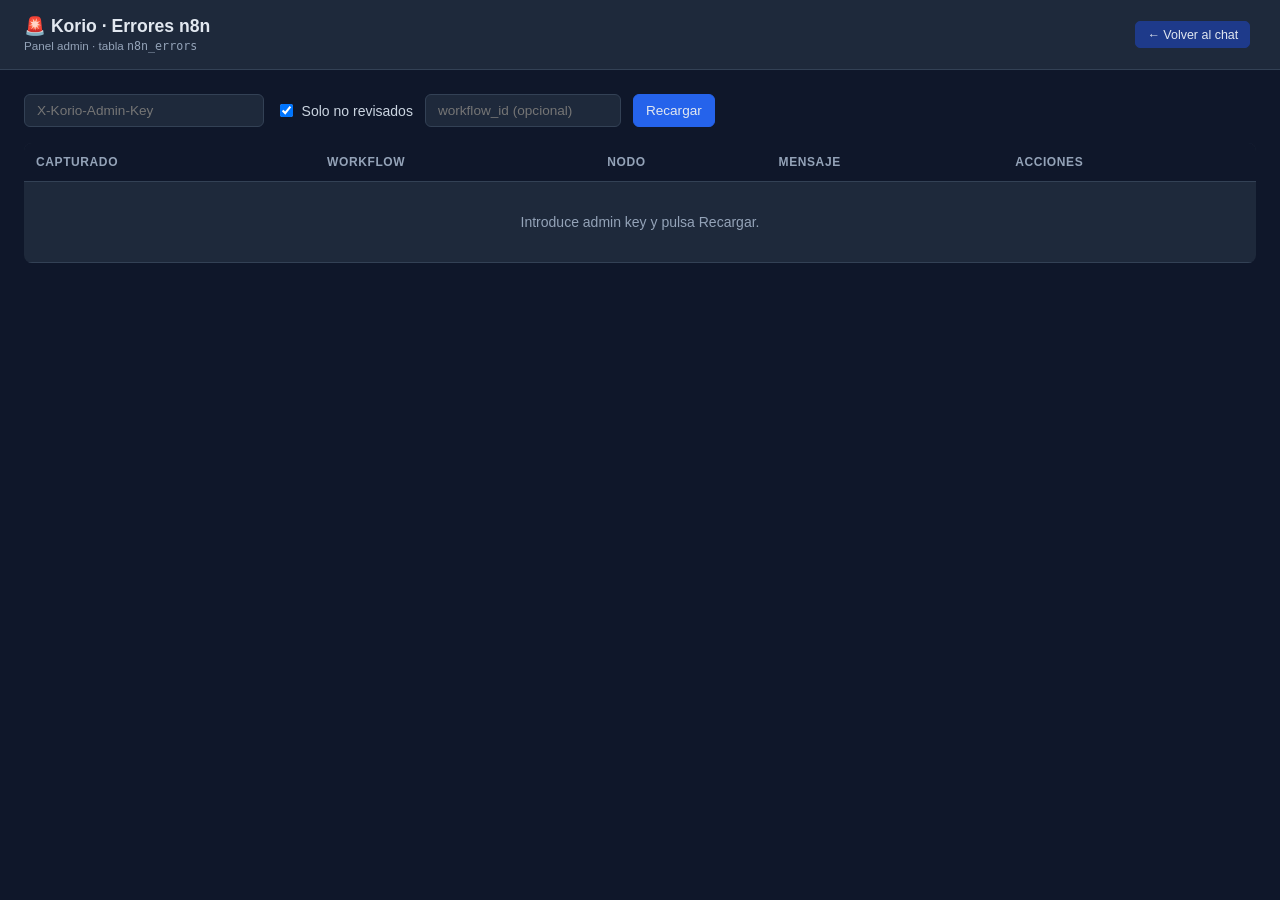
<file: ui/admin-errors.html>
<!DOCTYPE html>
<html lang="es">
<head>
  <meta charset="UTF-8">
  <meta name="viewport" content="width=device-width, initial-scale=1.0">
  <title>Korio · Admin · Errores n8n</title>
  <meta http-equiv="Cache-Control" content="no-cache, no-store, must-revalidate">
  <link rel="icon" type="image/png" href="assets/img/favicon.png">
  <style>
    /* Estilos locales (no usamos css/styles.css porque este es panel admin) */
    * { box-sizing: border-box; }
    body {
      margin: 0;
      font-family: -apple-system, BlinkMacSystemFont, "Segoe UI", sans-serif;
      background: #0f172a;
      color: #e2e8f0;
      font-size: 14px;
    }
    header.topbar {
      padding: 1rem 1.5rem;
      background: #1e293b;
      border-bottom: 1px solid #334155;
      display: flex;
      justify-content: space-between;
      align-items: center;
    }
    header.topbar h1 { margin: 0; font-size: 1.1rem; }
    header.topbar small { color: #94a3b8; }
    main { padding: 1.5rem; max-width: 1400px; margin: 0 auto; }
    .controls {
      display: flex;
      gap: 0.75rem;
      align-items: center;
      margin-bottom: 1rem;
      flex-wrap: wrap;
    }
    .controls input, .controls select, .controls button {
      padding: 0.5rem 0.75rem;
      background: #1e293b;
      color: #e2e8f0;
      border: 1px solid #334155;
      border-radius: 6px;
      font-size: 0.85rem;
    }
    .controls input[type="password"] { width: 240px; }
    .controls button {
      background: #2563eb;
      border-color: #2563eb;
      cursor: pointer;
    }
    .controls button:hover { background: #1d4ed8; }
    .controls label { color: #cbd5e1; display: flex; align-items: center; gap: 0.35rem; }
    .counter { color: #94a3b8; font-size: 0.85rem; margin-left: auto; }

    table { width: 100%; border-collapse: collapse; background: #1e293b; border-radius: 8px; overflow: hidden; }
    th, td { padding: 0.75rem; text-align: left; border-bottom: 1px solid #334155; vertical-align: top; }
    th {
      background: #0f172a;
      color: #94a3b8;
      font-weight: 600;
      font-size: 0.75rem;
      text-transform: uppercase;
      letter-spacing: 0.05em;
    }
    tr.reviewed { opacity: 0.5; }
    td.workflow { font-weight: 600; max-width: 240px; }
    td.message {
      font-family: ui-monospace, "SF Mono", Menlo, monospace;
      font-size: 0.78rem;
      max-width: 480px;
      word-break: break-word;
      color: #fca5a5;
    }
    td.node {
      font-family: ui-monospace, "SF Mono", Menlo, monospace;
      font-size: 0.78rem;
      color: #93c5fd;
    }
    td.captured { color: #94a3b8; font-size: 0.78rem; white-space: nowrap; }
    td.actions { white-space: nowrap; }
    .btn-action {
      padding: 0.35rem 0.7rem;
      border: 1px solid #475569;
      background: #334155;
      color: #e2e8f0;
      border-radius: 5px;
      cursor: pointer;
      font-size: 0.78rem;
      margin-right: 0.35rem;
      text-decoration: none;
      display: inline-block;
    }
    .btn-action:hover { background: #475569; }
    .btn-review { background: #16a34a; border-color: #16a34a; }
    .btn-review:hover { background: #15803d; }
    .btn-link { background: #1e3a8a; border-color: #1e3a8a; }

    .status {
      margin: 0.5rem 0;
      padding: 0.5rem 0.75rem;
      border-radius: 6px;
      font-size: 0.85rem;
    }
    .status.error { background: #7f1d1d; color: #fecaca; }
    .status.ok { background: #14532d; color: #bbf7d0; }
    .empty { text-align: center; padding: 2rem; color: #94a3b8; }
  </style>
</head>
<body>
  <header class="topbar">
    <div>
      <h1>🚨 Korio · Errores n8n</h1>
      <small>Panel admin · tabla <code>n8n_errors</code></small>
    </div>
    <a class="btn-action btn-link" href="/ui">← Volver al chat</a>
  </header>

  <main>
    <div class="controls">
      <input type="password" id="admin-key" placeholder="X-Korio-Admin-Key">
      <label><input type="checkbox" id="only-unreviewed" checked> Solo no revisados</label>
      <input type="text" id="workflow-filter" placeholder="workflow_id (opcional)">
      <button id="refresh-btn">Recargar</button>
      <span class="counter" id="counter"></span>
    </div>

    <div id="status"></div>

    <table id="errors-table">
      <thead>
        <tr>
          <th>Capturado</th>
          <th>Workflow</th>
          <th>Nodo</th>
          <th>Mensaje</th>
          <th>Acciones</th>
        </tr>
      </thead>
      <tbody id="errors-body">
        <tr><td colspan="5" class="empty">Introduce admin key y pulsa Recargar.</td></tr>
      </tbody>
    </table>
  </main>

  <script>
    'use strict';

    const ADMIN_KEY_STORAGE = 'korio.adminKey';

    const $key = document.getElementById('admin-key');
    const $only = document.getElementById('only-unreviewed');
    const $wf = document.getElementById('workflow-filter');
    const $refresh = document.getElementById('refresh-btn');
    const $body = document.getElementById('errors-body');
    const $counter = document.getElementById('counter');
    const $status = document.getElementById('status');

    // Persistir admin key en sessionStorage (no localStorage: no queremos
    // que sobreviva a cerrar el navegador).
    const saved = sessionStorage.getItem(ADMIN_KEY_STORAGE);
    if (saved) $key.value = saved;
    $key.addEventListener('change', () => {
      sessionStorage.setItem(ADMIN_KEY_STORAGE, $key.value);
    });

    function setStatus(msg, type) {
      $status.innerHTML = msg ? `<div class="status ${type || ''}">${msg}</div>` : '';
    }

    function fmtDate(iso) {
      if (!iso) return '—';
      const d = new Date(iso);
      return d.toLocaleString('es-ES', { dateStyle: 'short', timeStyle: 'medium' });
    }

    function escapeHtml(s) {
      return (s || '').replace(/[&<>"']/g, c => ({
        '&': '&amp;', '<': '&lt;', '>': '&gt;', '"': '&quot;', "'": '&#39;'
      }[c]));
    }

    async function loadErrors() {
      const key = $key.value.trim();
      if (!key) {
        setStatus('Introduce la admin key.', 'error');
        return;
      }
      sessionStorage.setItem(ADMIN_KEY_STORAGE, key);

      const params = new URLSearchParams({
        only_unreviewed: $only.checked ? 'true' : 'false',
        limit: '200',
      });
      const wfId = $wf.value.trim();
      if (wfId) params.set('workflow_id', wfId);

      setStatus('Cargando…');
      try {
        const res = await fetch(`/admin/errors?${params}`, {
          headers: { 'X-Korio-Admin-Key': key },
        });
        if (!res.ok) {
          const txt = await res.text();
          setStatus(`Error ${res.status}: ${txt}`, 'error');
          return;
        }
        const data = await res.json();
        renderErrors(data.errors || []);
        $counter.textContent = `${data.count} errores`;
        setStatus('', null);
      } catch (e) {
        setStatus(`Error de red: ${e.message}`, 'error');
      }
    }

    function renderErrors(errors) {
      if (!errors.length) {
        $body.innerHTML = '<tr><td colspan="5" class="empty">Sin errores con esos filtros. 🎉</td></tr>';
        return;
      }
      $body.innerHTML = errors.map(e => {
        const wfUrl = `https://n8n.korio.es/workflow/${encodeURIComponent(e.workflow_id || '')}` +
                      (e.execution_id ? `/executions/${encodeURIComponent(e.execution_id)}` : '');
        const reviewed = !!e.reviewed_at;
        return `
          <tr class="${reviewed ? 'reviewed' : ''}" data-id="${e.id}">
            <td class="captured">${fmtDate(e.captured_at)}</td>
            <td class="workflow">
              ${escapeHtml(e.workflow_name || '(sin nombre)')}<br>
              <small style="color:#64748b">${escapeHtml(e.workflow_id || '')}</small>
            </td>
            <td class="node">${escapeHtml(e.error_node_name || '—')}</td>
            <td class="message">${escapeHtml((e.error_message || '').substring(0, 400))}</td>
            <td class="actions">
              <a class="btn-action btn-link" href="${wfUrl}" target="_blank" rel="noopener">Ver en n8n</a>
              ${reviewed
                ? `<span style="color:#bbf7d0">✅ ${escapeHtml(e.reviewed_by || 'admin')}</span>`
                : `<button class="btn-action btn-review" data-action="review" data-id="${e.id}">Marcar reviewed</button>`}
            </td>
          </tr>
        `;
      }).join('');
    }

    async function reviewError(errorId) {
      const key = $key.value.trim();
      if (!key) return;
      try {
        const res = await fetch(`/admin/errors/${errorId}/review`, {
          method: 'POST',
          headers: {
            'X-Korio-Admin-Key': key,
            'Content-Type': 'application/json',
          },
          body: JSON.stringify({ reviewed_by: 'admin-ui' }),
        });
        if (!res.ok) {
          const txt = await res.text();
          setStatus(`Error ${res.status}: ${txt}`, 'error');
          return;
        }
        setStatus('Marcado como revisado.', 'ok');
        loadErrors();
      } catch (e) {
        setStatus(`Error de red: ${e.message}`, 'error');
      }
    }

    $refresh.addEventListener('click', loadErrors);
    $body.addEventListener('click', evt => {
      const btn = evt.target.closest('button[data-action="review"]');
      if (btn) reviewError(btn.dataset.id);
    });
  </script>
</body>
</html>
</file>
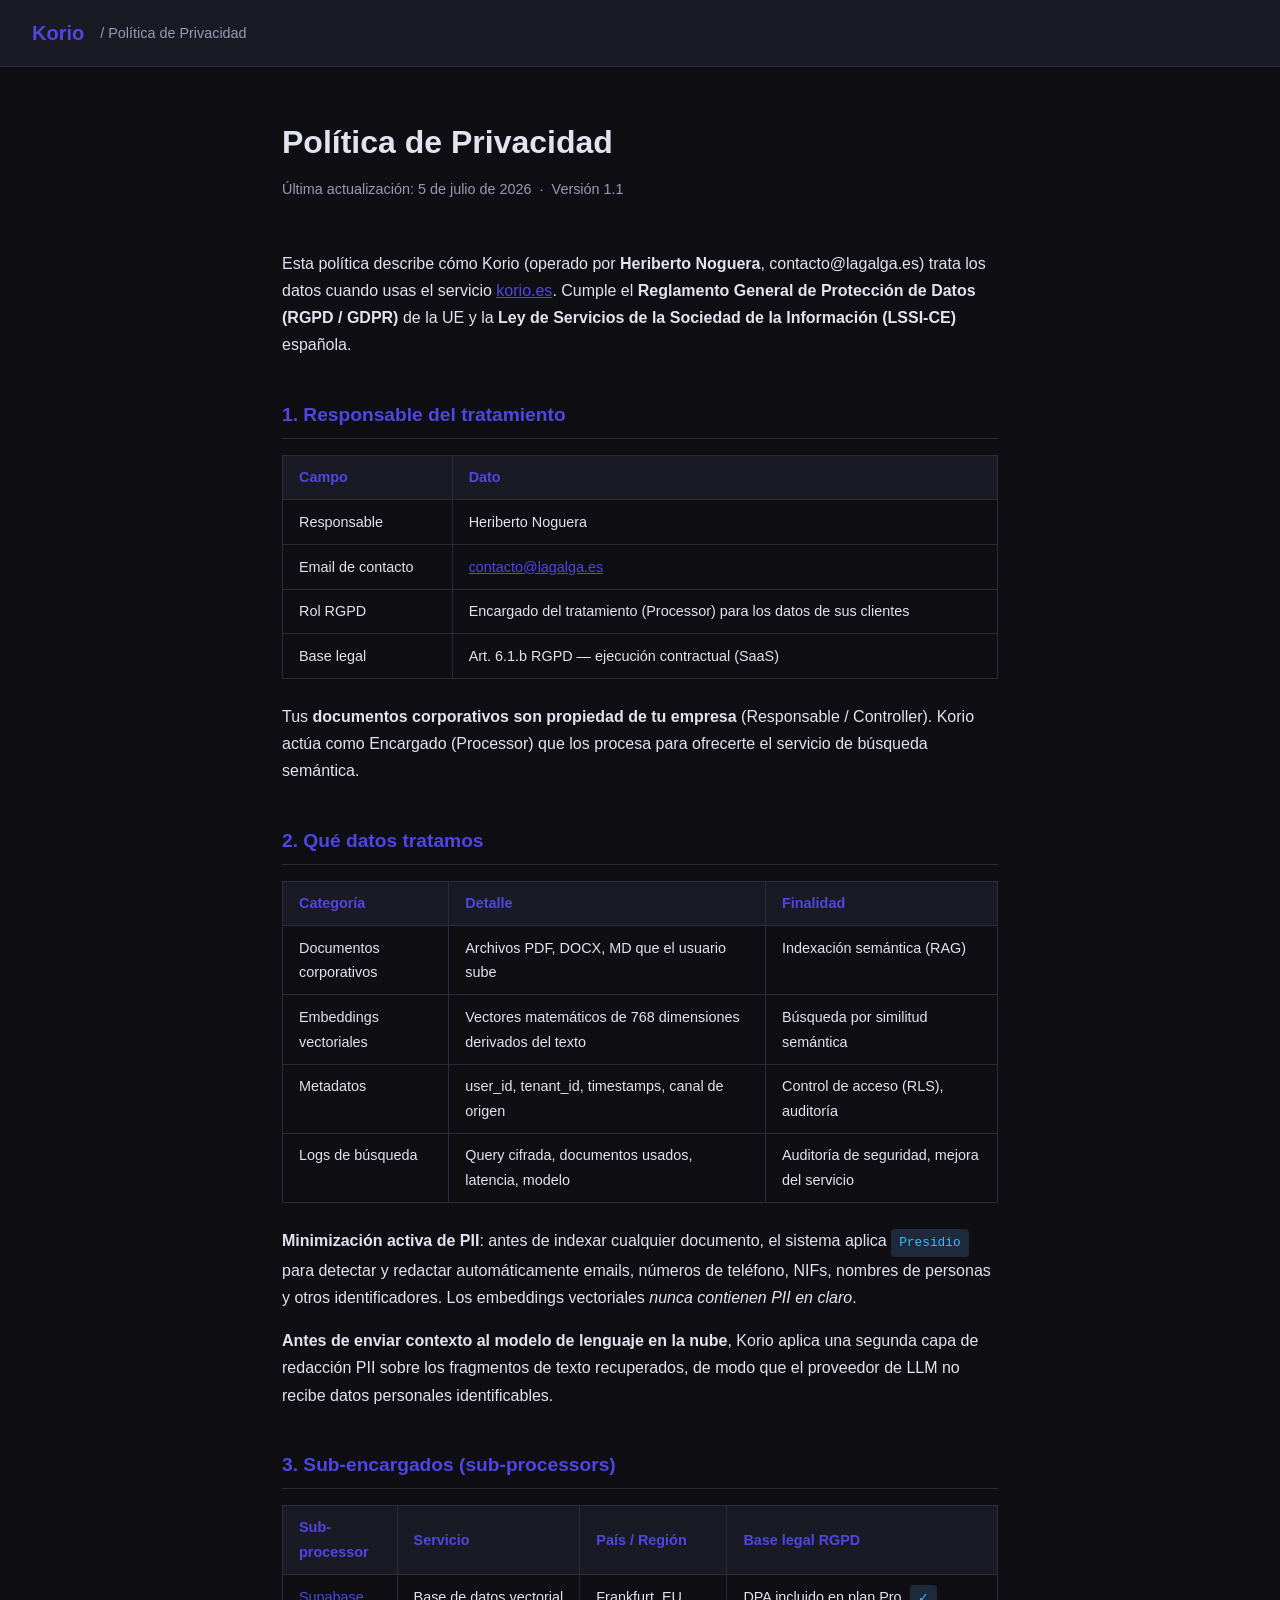
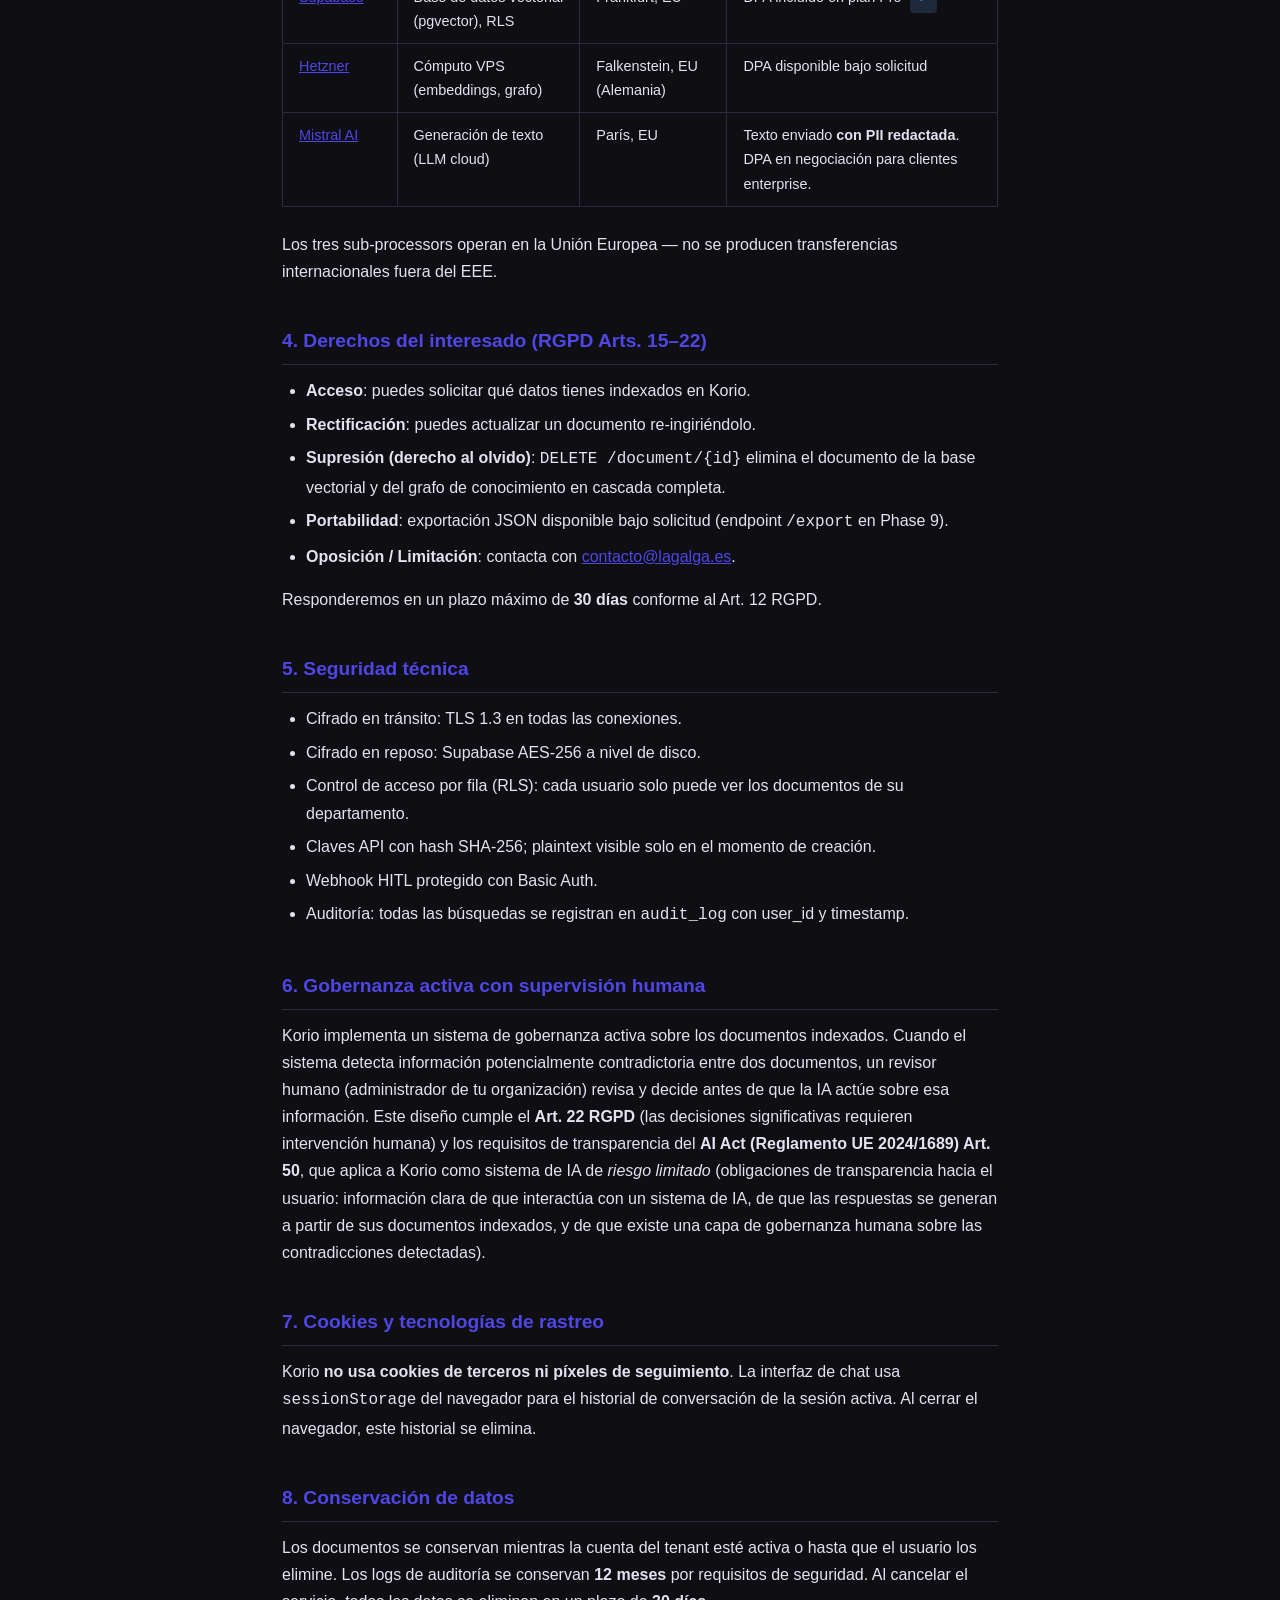
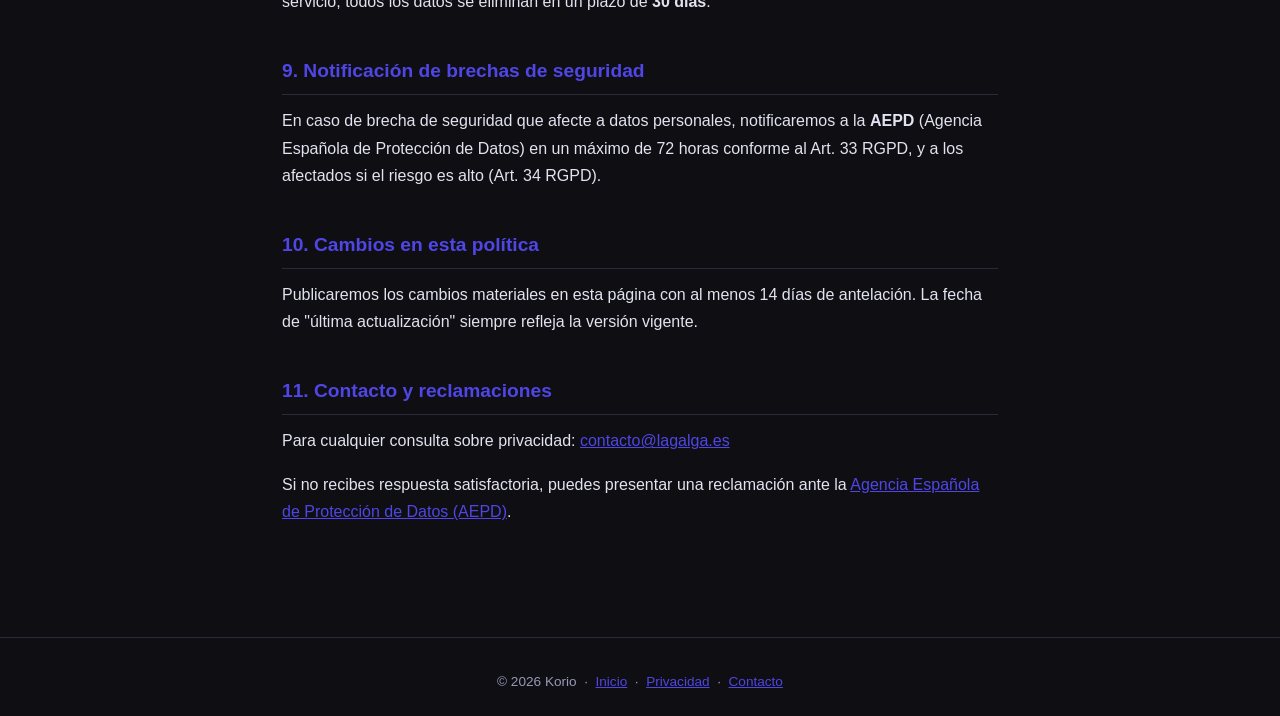
<file: landing/legal/privacy.html>
<!DOCTYPE html>
<html lang="es">
<head>
  <meta charset="UTF-8">
  <title>Política de Privacidad — Korio</title>
  <meta name="viewport" content="width=device-width, initial-scale=1.0">
  <meta name="robots" content="noindex">
  <link rel="icon" type="image/png" href="/assets/favicon.png">
  <style>
    :root {
      --brand: #4f46e5;
      --bg: #0f0f13;
      --surface: #1a1a24;
      --text: #e2e2f0;
      --muted: #9898b8;
      --border: #2a2a3a;
    }
    *, *::before, *::after { box-sizing: border-box; margin: 0; padding: 0; }
    body {
      font-family: -apple-system, BlinkMacSystemFont, "Segoe UI", Roboto, sans-serif;
      background: var(--bg);
      color: var(--text);
      line-height: 1.7;
      font-size: 1rem;
    }
    header {
      background: var(--surface);
      border-bottom: 1px solid var(--border);
      padding: 1rem 2rem;
      display: flex;
      align-items: center;
      gap: 1rem;
    }
    header a { color: var(--brand); text-decoration: none; font-weight: 600; font-size: 1.25rem; }
    header span { color: var(--muted); font-size: 0.9rem; }
    main {
      max-width: 780px;
      margin: 0 auto;
      padding: 3rem 2rem 6rem;
    }
    h1 { font-size: 2rem; font-weight: 700; margin-bottom: 0.5rem; }
    .meta { color: var(--muted); font-size: 0.9rem; margin-bottom: 3rem; }
    h2 {
      font-size: 1.2rem;
      font-weight: 600;
      color: var(--brand);
      margin: 2.5rem 0 0.75rem;
      padding-bottom: 0.4rem;
      border-bottom: 1px solid var(--border);
    }
    p { margin-bottom: 1rem; color: var(--text); }
    ul { margin: 0.75rem 0 1rem 1.5rem; }
    li { margin-bottom: 0.4rem; }
    table {
      width: 100%;
      border-collapse: collapse;
      margin: 1rem 0 1.5rem;
      font-size: 0.9rem;
    }
    th {
      background: var(--surface);
      color: var(--brand);
      padding: 0.6rem 1rem;
      text-align: left;
      border: 1px solid var(--border);
    }
    td {
      padding: 0.6rem 1rem;
      border: 1px solid var(--border);
      vertical-align: top;
    }
    .badge {
      display: inline-block;
      background: #1e293b;
      color: #38bdf8;
      font-size: 0.8rem;
      padding: 0.2rem 0.5rem;
      border-radius: 4px;
      font-family: monospace;
    }
    a { color: var(--brand); }
    footer {
      text-align: center;
      padding: 2rem;
      color: var(--muted);
      font-size: 0.85rem;
      border-top: 1px solid var(--border);
    }
    @media (max-width: 600px) {
      main { padding: 2rem 1rem 4rem; }
      h1 { font-size: 1.5rem; }
      table { font-size: 0.8rem; }
      td, th { padding: 0.4rem 0.6rem; }
    }
  </style>
</head>
<body>

<header>
  <a href="/">Korio</a>
  <span>/ Política de Privacidad</span>
</header>

<main>
  <h1>Política de Privacidad</h1>
  <p class="meta">Última actualización: 5 de julio de 2026 &nbsp;·&nbsp; Versión 1.1</p>

  <p>
    Esta política describe cómo Korio (operado por <strong>Heriberto Noguera</strong>,
    contacto@lagalga.es) trata los datos cuando usas el servicio
    <a href="https://korio.es">korio.es</a>.
    Cumple el <strong>Reglamento General de Protección de Datos (RGPD / GDPR)</strong> de la UE
    y la <strong>Ley de Servicios de la Sociedad de la Información (LSSI-CE)</strong> española.
  </p>

  <h2>1. Responsable del tratamiento</h2>
  <table>
    <tr><th>Campo</th><th>Dato</th></tr>
    <tr><td>Responsable</td><td>Heriberto Noguera</td></tr>
    <tr><td>Email de contacto</td><td><a href="mailto:contacto@lagalga.es">contacto@lagalga.es</a></td></tr>
    <tr><td>Rol RGPD</td><td>Encargado del tratamiento (Processor) para los datos de sus clientes</td></tr>
    <tr><td>Base legal</td><td>Art. 6.1.b RGPD — ejecución contractual (SaaS)</td></tr>
  </table>
  <p>
    Tus <strong>documentos corporativos son propiedad de tu empresa</strong> (Responsable /
    Controller). Korio actúa como Encargado (Processor) que los procesa para ofrecerte
    el servicio de búsqueda semántica.
  </p>

  <h2>2. Qué datos tratamos</h2>
  <table>
    <tr><th>Categoría</th><th>Detalle</th><th>Finalidad</th></tr>
    <tr>
      <td>Documentos corporativos</td>
      <td>Archivos PDF, DOCX, MD que el usuario sube</td>
      <td>Indexación semántica (RAG)</td>
    </tr>
    <tr>
      <td>Embeddings vectoriales</td>
      <td>Vectores matemáticos de 768 dimensiones derivados del texto</td>
      <td>Búsqueda por similitud semántica</td>
    </tr>
    <tr>
      <td>Metadatos</td>
      <td>user_id, tenant_id, timestamps, canal de origen</td>
      <td>Control de acceso (RLS), auditoría</td>
    </tr>
    <tr>
      <td>Logs de búsqueda</td>
      <td>Query cifrada, documentos usados, latencia, modelo</td>
      <td>Auditoría de seguridad, mejora del servicio</td>
    </tr>
  </table>
  <p>
    <strong>Minimización activa de PII</strong>: antes de indexar cualquier documento,
    el sistema aplica <span class="badge">Presidio</span> para detectar y redactar
    automáticamente emails, números de teléfono, NIFs, nombres de personas y otros
    identificadores. Los embeddings vectoriales <em>nunca contienen PII en claro</em>.
  </p>
  <p>
    <strong>Antes de enviar contexto al modelo de lenguaje en la nube</strong>, Korio
    aplica una segunda capa de redacción PII sobre los fragmentos de texto recuperados,
    de modo que el proveedor de LLM no recibe datos personales identificables.
  </p>

  <h2>3. Sub-encargados (sub-processors)</h2>
  <table>
    <tr><th>Sub-processor</th><th>Servicio</th><th>País / Región</th><th>Base legal RGPD</th></tr>
    <tr>
      <td><a href="https://supabase.com/legal/dpa" target="_blank">Supabase</a></td>
      <td>Base de datos vectorial (pgvector), RLS</td>
      <td>Frankfurt, EU</td>
      <td>DPA incluido en plan Pro &nbsp;<span class="badge">✓</span></td>
    </tr>
    <tr>
      <td><a href="https://www.hetzner.com/legal/privacy-policy" target="_blank">Hetzner</a></td>
      <td>Cómputo VPS (embeddings, grafo)</td>
      <td>Falkenstein, EU (Alemania)</td>
      <td>DPA disponible bajo solicitud</td>
    </tr>
    <tr>
      <td><a href="https://mistral.ai/terms/" target="_blank">Mistral AI</a></td>
      <td>Generación de texto (LLM cloud)</td>
      <td>París, EU</td>
      <td>Texto enviado <strong>con PII redactada</strong>. DPA en negociación para clientes enterprise.</td>
    </tr>
  </table>
  <p>
    Los tres sub-processors operan en la Unión Europea — no se producen transferencias
    internacionales fuera del EEE.
  </p>

  <h2>4. Derechos del interesado (RGPD Arts. 15–22)</h2>
  <ul>
    <li><strong>Acceso</strong>: puedes solicitar qué datos tienes indexados en Korio.</li>
    <li><strong>Rectificación</strong>: puedes actualizar un documento re-ingiriéndolo.</li>
    <li><strong>Supresión (derecho al olvido)</strong>: <code>DELETE /document/{id}</code> elimina el documento de la base vectorial y del grafo de conocimiento en cascada completa.</li>
    <li><strong>Portabilidad</strong>: exportación JSON disponible bajo solicitud (endpoint <code>/export</code> en Phase 9).</li>
    <li><strong>Oposición / Limitación</strong>: contacta con <a href="mailto:contacto@lagalga.es">contacto@lagalga.es</a>.</li>
  </ul>
  <p>Responderemos en un plazo máximo de <strong>30 días</strong> conforme al Art. 12 RGPD.</p>

  <h2>5. Seguridad técnica</h2>
  <ul>
    <li>Cifrado en tránsito: TLS 1.3 en todas las conexiones.</li>
    <li>Cifrado en reposo: Supabase AES-256 a nivel de disco.</li>
    <li>Control de acceso por fila (RLS): cada usuario solo puede ver los documentos de su departamento.</li>
    <li>Claves API con hash SHA-256; plaintext visible solo en el momento de creación.</li>
    <li>Webhook HITL protegido con Basic Auth.</li>
    <li>Auditoría: todas las búsquedas se registran en <code>audit_log</code> con user_id y timestamp.</li>
  </ul>

  <h2>6. Gobernanza activa con supervisión humana</h2>
  <p>
    Korio implementa un sistema de gobernanza activa sobre los documentos indexados.
    Cuando el sistema detecta información potencialmente contradictoria entre dos documentos,
    un revisor humano (administrador de tu organización) revisa y decide antes de que
    la IA actúe sobre esa información. Este diseño cumple el <strong>Art. 22 RGPD</strong>
    (las decisiones significativas requieren intervención humana) y los requisitos de
    transparencia del <strong>AI Act (Reglamento UE 2024/1689) Art. 50</strong>, que aplica
    a Korio como sistema de IA de <em>riesgo limitado</em> (obligaciones de transparencia
    hacia el usuario: información clara de que interactúa con un sistema de IA, de que
    las respuestas se generan a partir de sus documentos indexados, y de que existe una
    capa de gobernanza humana sobre las contradicciones detectadas).
  </p>

  <h2>7. Cookies y tecnologías de rastreo</h2>
  <p>
    Korio <strong>no usa cookies de terceros ni píxeles de seguimiento</strong>. La interfaz
    de chat usa <code>sessionStorage</code> del navegador para el historial de conversación
    de la sesión activa. Al cerrar el navegador, este historial se elimina.
  </p>

  <h2>8. Conservación de datos</h2>
  <p>
    Los documentos se conservan mientras la cuenta del tenant esté activa o hasta que
    el usuario los elimine. Los logs de auditoría se conservan <strong>12 meses</strong>
    por requisitos de seguridad. Al cancelar el servicio, todos los datos se eliminan
    en un plazo de <strong>30 días</strong>.
  </p>

  <h2>9. Notificación de brechas de seguridad</h2>
  <p>
    En caso de brecha de seguridad que afecte a datos personales, notificaremos a la
    <strong>AEPD</strong> (Agencia Española de Protección de Datos) en un máximo de
    72 horas conforme al Art. 33 RGPD, y a los afectados si el riesgo es alto
    (Art. 34 RGPD).
  </p>

  <h2>10. Cambios en esta política</h2>
  <p>
    Publicaremos los cambios materiales en esta página con al menos 14 días de antelación.
    La fecha de "última actualización" siempre refleja la versión vigente.
  </p>

  <h2>11. Contacto y reclamaciones</h2>
  <p>
    Para cualquier consulta sobre privacidad: <a href="mailto:contacto@lagalga.es">contacto@lagalga.es</a>
  </p>
  <p>
    Si no recibes respuesta satisfactoria, puedes presentar una reclamación ante la
    <a href="https://www.aepd.es" target="_blank">Agencia Española de Protección de Datos (AEPD)</a>.
  </p>
</main>

<footer>
  &copy; 2026 Korio &nbsp;·&nbsp;
  <a href="/">Inicio</a> &nbsp;·&nbsp;
  <a href="/legal/privacy.html">Privacidad</a> &nbsp;·&nbsp;
  <a href="mailto:contacto@lagalga.es">Contacto</a>
</footer>

</body>
</html>
</file>
